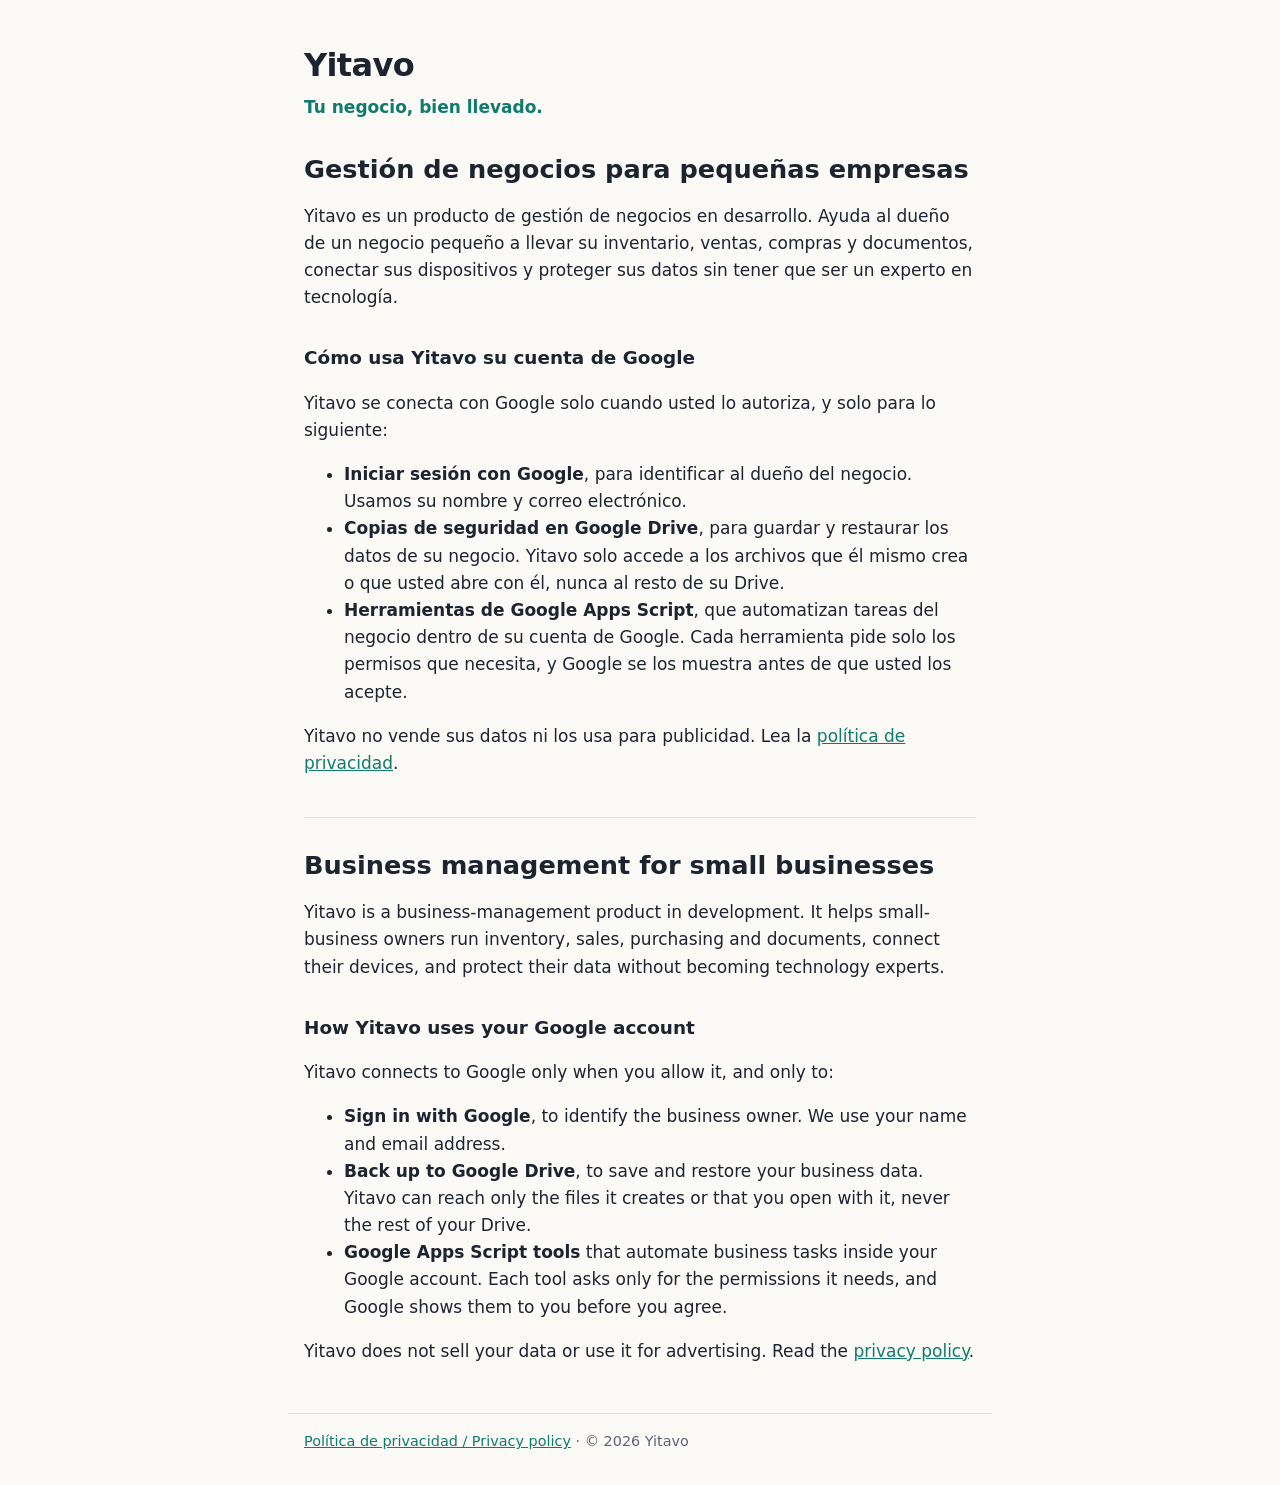
<file: index.html>
<!doctype html>
<html lang="es">
<head>
<meta charset="utf-8">
<meta name="viewport" content="width=device-width, initial-scale=1">
<title>Yitavo</title>
<meta name="description" content="Yitavo: gestión de negocios para pequeñas empresas. Business management for small businesses.">
<link rel="stylesheet" href="/style.css">
</head>
<body>
<header>
  <a class="brand" href="/">Yitavo</a>
  <p class="tagline">Tu negocio, bien llevado.</p>
</header>
<main>
<section lang="es">
  <h1>Gestión de negocios para pequeñas empresas</h1>
  <p>Yitavo es un producto de gestión de negocios en desarrollo. Ayuda al dueño de un negocio pequeño a llevar su inventario, ventas, compras y documentos, conectar sus dispositivos y proteger sus datos sin tener que ser un experto en tecnología.</p>
  <h2>Cómo usa Yitavo su cuenta de Google</h2>
  <p>Yitavo se conecta con Google solo cuando usted lo autoriza, y solo para lo siguiente:</p>
  <ul>
    <li><strong>Iniciar sesión con Google</strong>, para identificar al dueño del negocio. Usamos su nombre y correo electrónico.</li>
    <li><strong>Copias de seguridad en Google Drive</strong>, para guardar y restaurar los datos de su negocio. Yitavo solo accede a los archivos que él mismo crea o que usted abre con él, nunca al resto de su Drive.</li>
    <li><strong>Herramientas de Google Apps Script</strong>, que automatizan tareas del negocio dentro de su cuenta de Google. Cada herramienta pide solo los permisos que necesita, y Google se los muestra antes de que usted los acepte.</li>
  </ul>
  <p>Yitavo no vende sus datos ni los usa para publicidad. Lea la <a href="/privacy/">política de privacidad</a>.</p>
</section>
<section lang="en">
  <h1>Business management for small businesses</h1>
  <p>Yitavo is a business-management product in development. It helps small-business owners run inventory, sales, purchasing and documents, connect their devices, and protect their data without becoming technology experts.</p>
  <h2>How Yitavo uses your Google account</h2>
  <p>Yitavo connects to Google only when you allow it, and only to:</p>
  <ul>
    <li><strong>Sign in with Google</strong>, to identify the business owner. We use your name and email address.</li>
    <li><strong>Back up to Google Drive</strong>, to save and restore your business data. Yitavo can reach only the files it creates or that you open with it, never the rest of your Drive.</li>
    <li><strong>Google Apps Script tools</strong> that automate business tasks inside your Google account. Each tool asks only for the permissions it needs, and Google shows them to you before you agree.</li>
  </ul>
  <p>Yitavo does not sell your data or use it for advertising. Read the <a href="/privacy/">privacy policy</a>.</p>
</section>
</main>
<footer>
  <a href="/privacy/">Política de privacidad / Privacy policy</a> · © 2026 Yitavo
</footer>
</body>
</html>
</file>
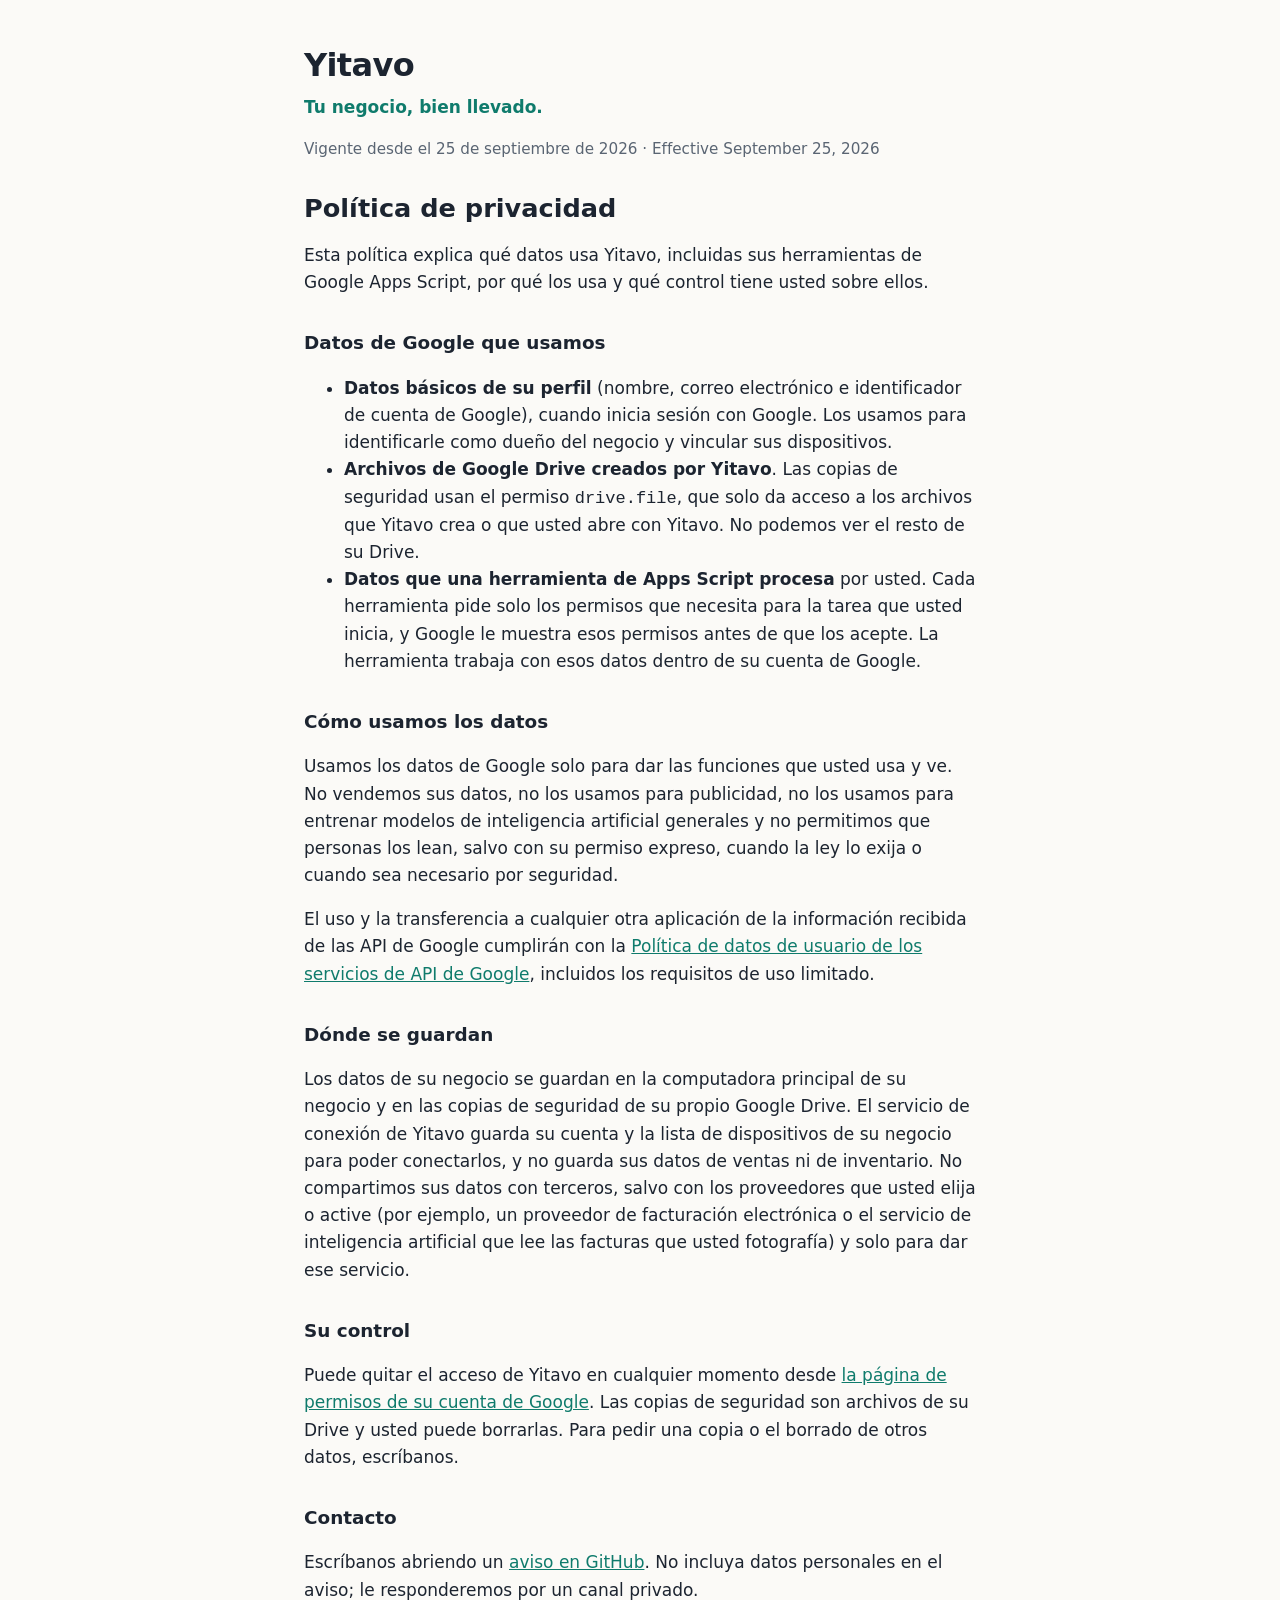
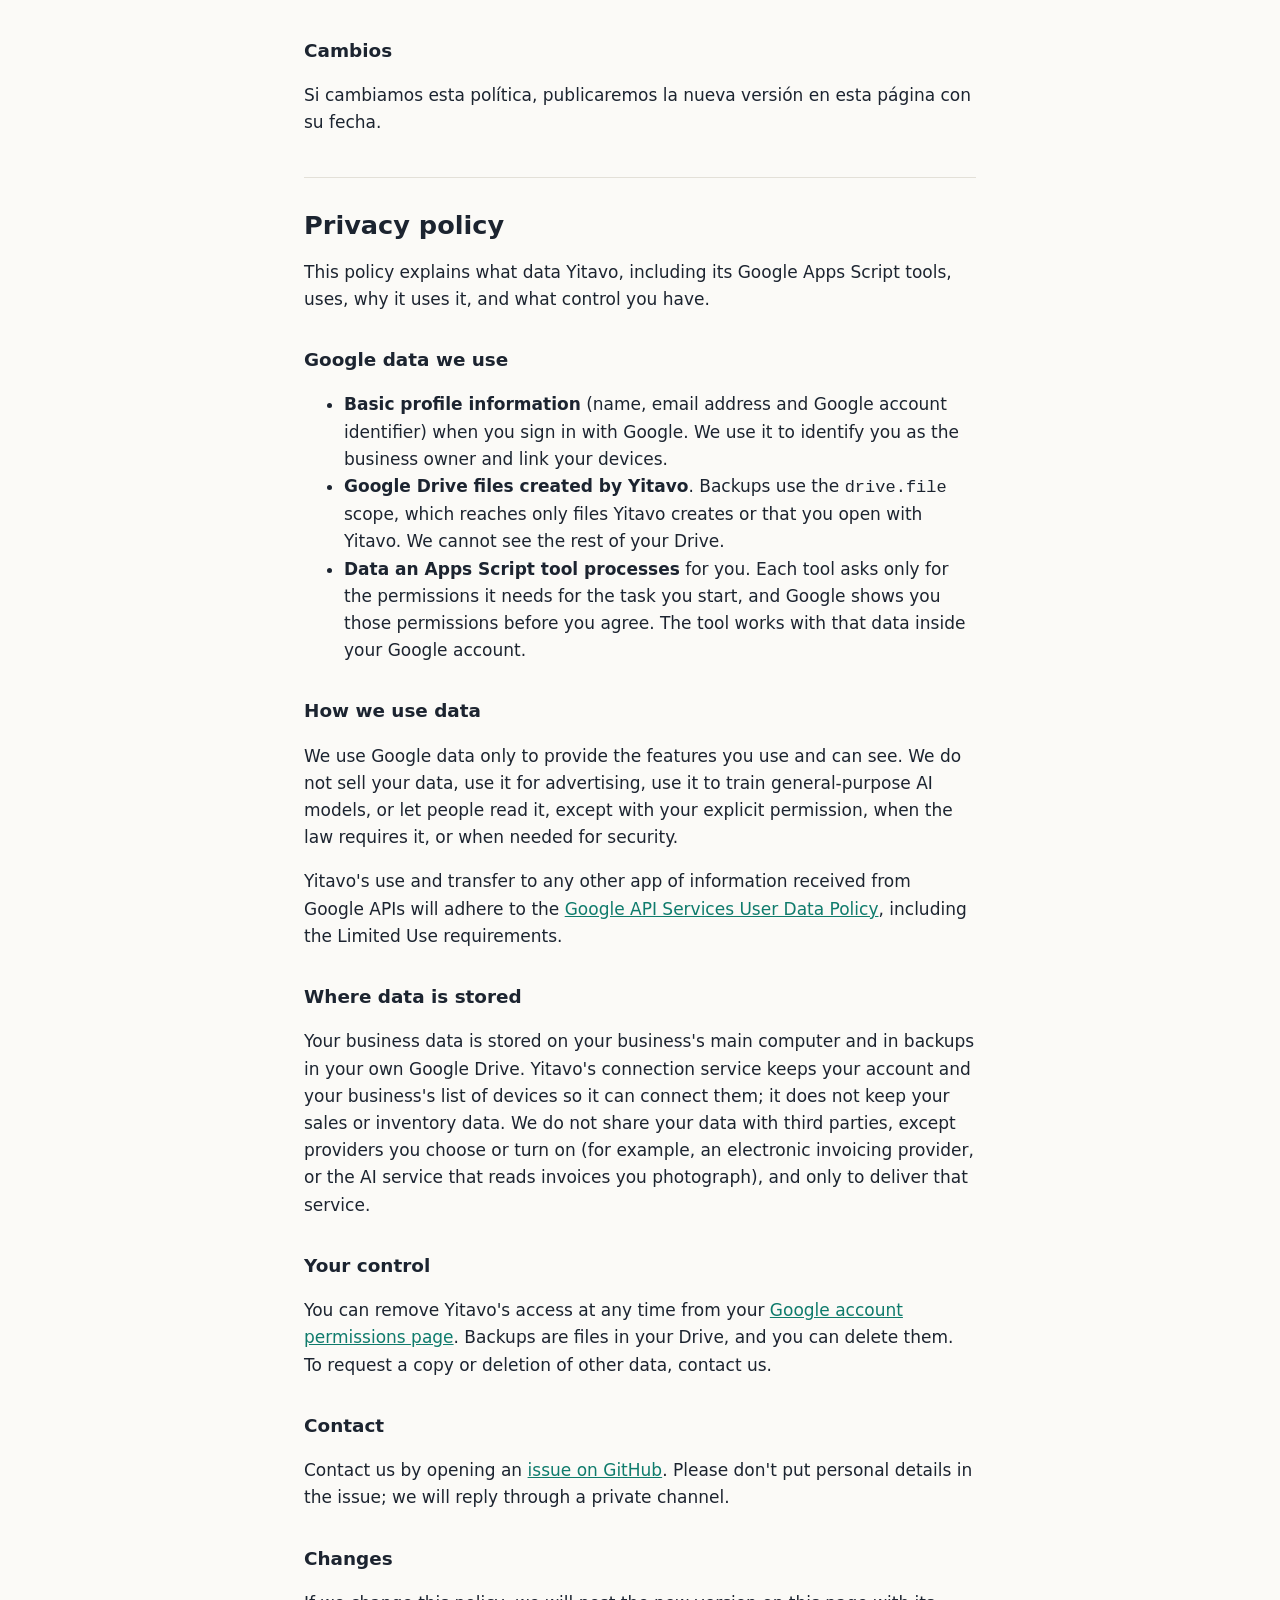
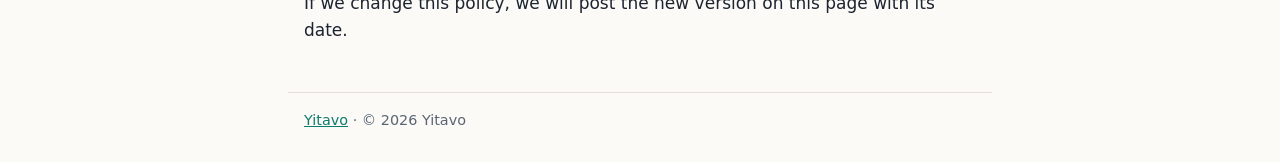
<file: privacy/index.html>
<!doctype html>
<html lang="es">
<head>
<meta charset="utf-8">
<meta name="viewport" content="width=device-width, initial-scale=1">
<title>Privacidad · Yitavo</title>
<meta name="description" content="Política de privacidad de Yitavo. Yitavo privacy policy.">
<link rel="stylesheet" href="/style.css">
</head>
<body>
<header>
  <a class="brand" href="/">Yitavo</a>
  <p class="tagline">Tu negocio, bien llevado.</p>
</header>
<main>
<p class="muted">Vigente desde el 25 de septiembre de 2026 · Effective September 25, 2026</p>

<section lang="es">
  <h1>Política de privacidad</h1>
  <p>Esta política explica qué datos usa Yitavo, incluidas sus herramientas de Google Apps Script, por qué los usa y qué control tiene usted sobre ellos.</p>

  <h2>Datos de Google que usamos</h2>
  <ul>
    <li><strong>Datos básicos de su perfil</strong> (nombre, correo electrónico e identificador de cuenta de Google), cuando inicia sesión con Google. Los usamos para identificarle como dueño del negocio y vincular sus dispositivos.</li>
    <li><strong>Archivos de Google Drive creados por Yitavo</strong>. Las copias de seguridad usan el permiso <code>drive.file</code>, que solo da acceso a los archivos que Yitavo crea o que usted abre con Yitavo. No podemos ver el resto de su Drive.</li>
    <li><strong>Datos que una herramienta de Apps Script procesa</strong> por usted. Cada herramienta pide solo los permisos que necesita para la tarea que usted inicia, y Google le muestra esos permisos antes de que los acepte. La herramienta trabaja con esos datos dentro de su cuenta de Google.</li>
  </ul>

  <h2>Cómo usamos los datos</h2>
  <p>Usamos los datos de Google solo para dar las funciones que usted usa y ve. No vendemos sus datos, no los usamos para publicidad, no los usamos para entrenar modelos de inteligencia artificial generales y no permitimos que personas los lean, salvo con su permiso expreso, cuando la ley lo exija o cuando sea necesario por seguridad.</p>
  <p>El uso y la transferencia a cualquier otra aplicación de la información recibida de las API de Google cumplirán con la <a href="https://developers.google.com/terms/api-services-user-data-policy">Política de datos de usuario de los servicios de API de Google</a>, incluidos los requisitos de uso limitado.</p>

  <h2>Dónde se guardan</h2>
  <p>Los datos de su negocio se guardan en la computadora principal de su negocio y en las copias de seguridad de su propio Google Drive. El servicio de conexión de Yitavo guarda su cuenta y la lista de dispositivos de su negocio para poder conectarlos, y no guarda sus datos de ventas ni de inventario. No compartimos sus datos con terceros, salvo con los proveedores que usted elija o active (por ejemplo, un proveedor de facturación electrónica o el servicio de inteligencia artificial que lee las facturas que usted fotografía) y solo para dar ese servicio.</p>

  <h2>Su control</h2>
  <p>Puede quitar el acceso de Yitavo en cualquier momento desde <a href="https://myaccount.google.com/permissions">la página de permisos de su cuenta de Google</a>. Las copias de seguridad son archivos de su Drive y usted puede borrarlas. Para pedir una copia o el borrado de otros datos, escríbanos.</p>

  <h2>Contacto</h2>
  <p>Escríbanos abriendo un <a href="https://github.com/yitavo/yitavo.github.io/issues">aviso en GitHub</a>. No incluya datos personales en el aviso; le responderemos por un canal privado.</p>

  <h2>Cambios</h2>
  <p>Si cambiamos esta política, publicaremos la nueva versión en esta página con su fecha.</p>
</section>

<section lang="en">
  <h1>Privacy policy</h1>
  <p>This policy explains what data Yitavo, including its Google Apps Script tools, uses, why it uses it, and what control you have.</p>

  <h2>Google data we use</h2>
  <ul>
    <li><strong>Basic profile information</strong> (name, email address and Google account identifier) when you sign in with Google. We use it to identify you as the business owner and link your devices.</li>
    <li><strong>Google Drive files created by Yitavo</strong>. Backups use the <code>drive.file</code> scope, which reaches only files Yitavo creates or that you open with Yitavo. We cannot see the rest of your Drive.</li>
    <li><strong>Data an Apps Script tool processes</strong> for you. Each tool asks only for the permissions it needs for the task you start, and Google shows you those permissions before you agree. The tool works with that data inside your Google account.</li>
  </ul>

  <h2>How we use data</h2>
  <p>We use Google data only to provide the features you use and can see. We do not sell your data, use it for advertising, use it to train general-purpose AI models, or let people read it, except with your explicit permission, when the law requires it, or when needed for security.</p>
  <p>Yitavo's use and transfer to any other app of information received from Google APIs will adhere to the <a href="https://developers.google.com/terms/api-services-user-data-policy">Google API Services User Data Policy</a>, including the Limited Use requirements.</p>

  <h2>Where data is stored</h2>
  <p>Your business data is stored on your business's main computer and in backups in your own Google Drive. Yitavo's connection service keeps your account and your business's list of devices so it can connect them; it does not keep your sales or inventory data. We do not share your data with third parties, except providers you choose or turn on (for example, an electronic invoicing provider, or the AI service that reads invoices you photograph), and only to deliver that service.</p>

  <h2>Your control</h2>
  <p>You can remove Yitavo's access at any time from your <a href="https://myaccount.google.com/permissions">Google account permissions page</a>. Backups are files in your Drive, and you can delete them. To request a copy or deletion of other data, contact us.</p>

  <h2>Contact</h2>
  <p>Contact us by opening an <a href="https://github.com/yitavo/yitavo.github.io/issues">issue on GitHub</a>. Please don't put personal details in the issue; we will reply through a private channel.</p>

  <h2>Changes</h2>
  <p>If we change this policy, we will post the new version on this page with its date.</p>
</section>
</main>
<footer>
  <a href="/">Yitavo</a> · © 2026 Yitavo
</footer>
</body>
</html>
</file>
<file: style.css>
:root { --ink: #1c2430; --muted: #5a6573; --accent: #0f7b6c; --bg: #fbfaf7; --line: #e3e0d8; }
@media (prefers-color-scheme: dark) { :root { --ink: #e8e6e1; --muted: #a3a9b1; --accent: #4cc2ad; --bg: #15191f; --line: #2c323b; } }
* { box-sizing: border-box; }
body { margin: 0; background: var(--bg); color: var(--ink); font: 17px/1.6 system-ui, -apple-system, "Segoe UI", Roboto, sans-serif; }
main, header, footer { max-width: 44rem; margin: 0 auto; padding: 0 16px; }
header { padding-top: 2.5rem; }
.brand { font-size: 2rem; font-weight: 700; letter-spacing: -0.02em; color: var(--ink); text-decoration: none; }
.tagline { color: var(--accent); font-weight: 600; margin: 0.2rem 0 0; }
h1 { font-size: 1.6rem; line-height: 1.25; margin: 2rem 0 0.5rem; }
h2 { font-size: 1.15rem; margin: 2rem 0 0.4rem; }
a { color: var(--accent); }
section + section { border-top: 1px solid var(--line); margin-top: 2.5rem; }
.muted { color: var(--muted); font-size: 0.95rem; }
footer { border-top: 1px solid var(--line); margin-top: 3rem; padding-top: 1rem; padding-bottom: 2rem; color: var(--muted); font-size: 0.9rem; }
</file>
